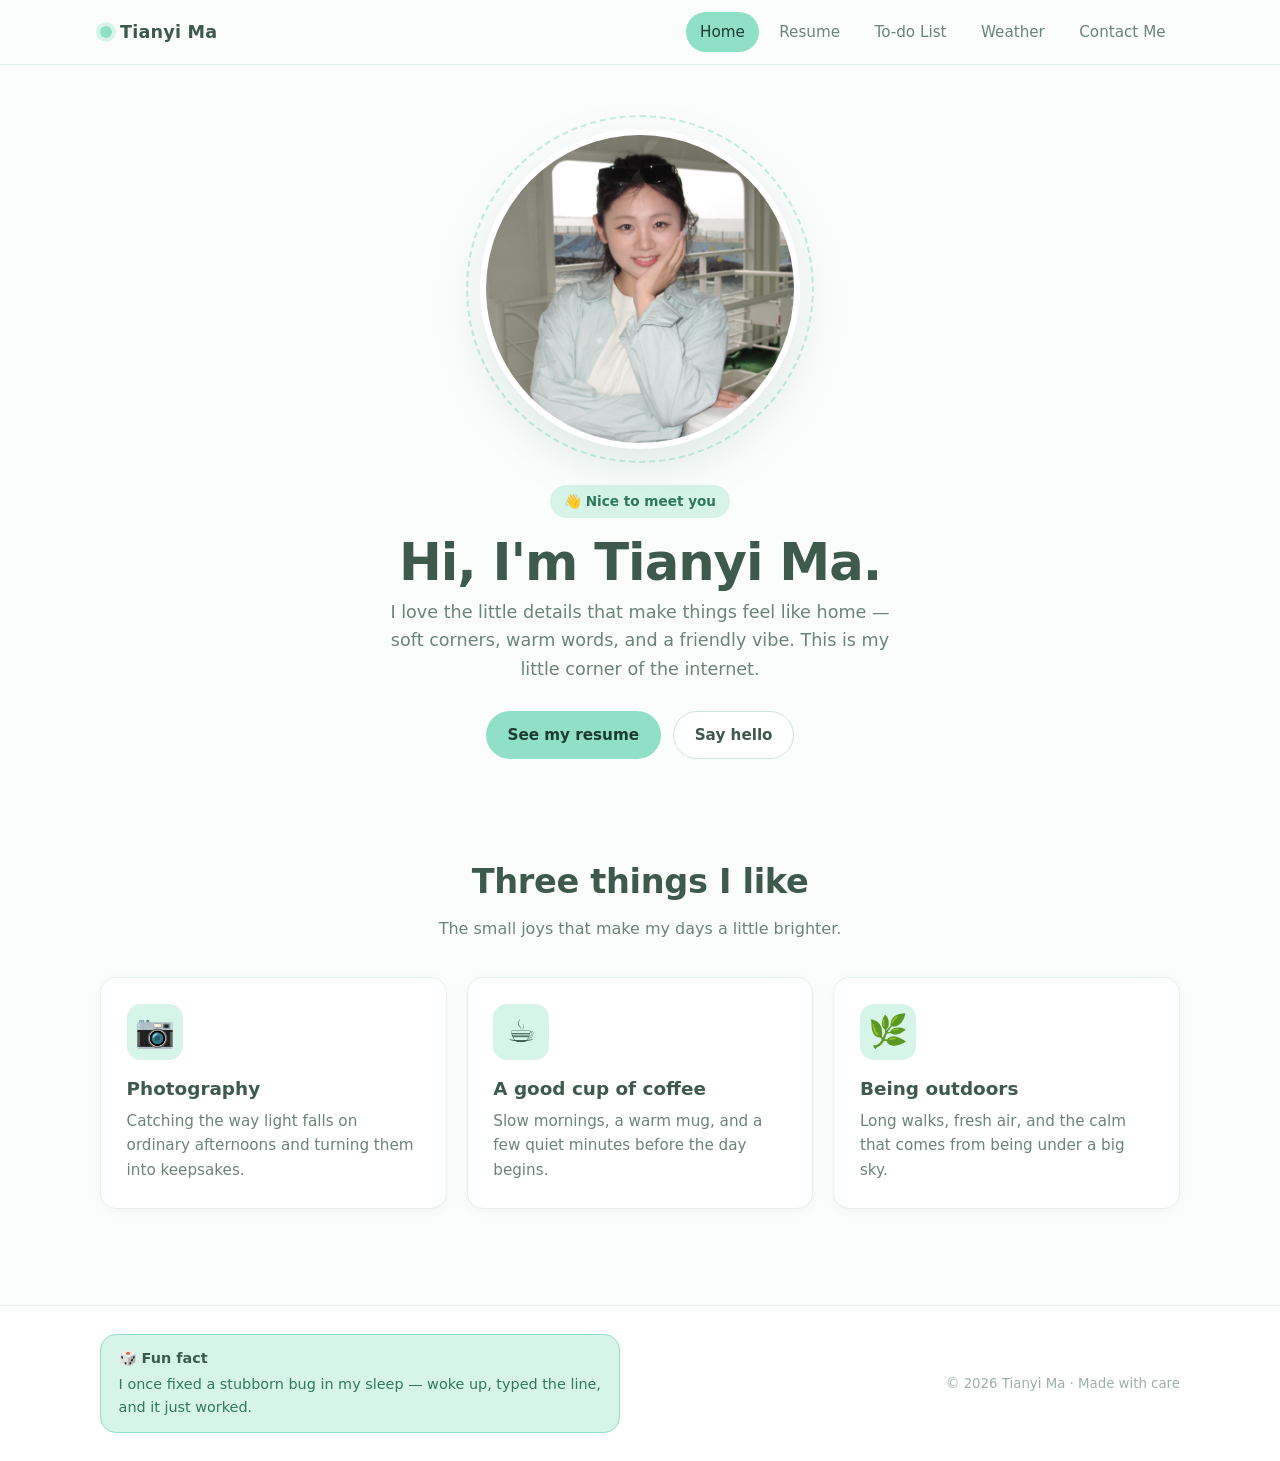
<file: index.html>
<!DOCTYPE html>
<html lang="en">
<head>
  <meta charset="UTF-8">
  <meta name="viewport" content="width=device-width, initial-scale=1.0">
  <title>Tianyi Ma — Home</title>
  <meta name="description" content="Tianyi Ma — a warm, friendly personal portfolio.">
  <link rel="stylesheet" href="styles.css">
</head>
<body>
  <header class="nav">
    <div class="container nav__inner">
      <a href="index.html" class="brand"><span class="brand__dot"></span> Tianyi Ma</a>
      <button class="nav__toggle" aria-label="Toggle menu"><span></span></button>
      <nav class="nav__links">
        <a href="index.html" class="active">Home</a>
        <a href="resume.html">Resume</a>
        <a href="projects.html">To-do List</a>
        <a href="weather.html">Weather</a>
        <a href="contact.html">Contact Me</a>
      </nav>
    </div>
  </header>

  <main class="container">
    <section class="hero">
      <div class="hero__text">
        <span class="hero__eyebrow">👋 Nice to meet you</span>
        <h1>Hi, I'm Tianyi Ma.</h1>
        <p class="hero__intro">
          I love the little details that make things feel like home — soft corners,
          warm words, and a friendly vibe. This is my little corner of the internet.
        </p>
        <div class="hero__cta">
          <a href="resume.html" class="btn btn--primary">See my resume</a>
          <a href="contact.html" class="btn btn--ghost">Say hello</a>
        </div>
      </div>
      <div class="hero__photo">
        <img src="photo.jpg" alt="Photo of Tianyi Ma">
      </div>
    </section>

    <section class="section">
      <div class="section__head">
        <h2>Three things I like</h2>
        <p>The small joys that make my days a little brighter.</p>
      </div>
      <div class="cards">
        <article class="card">
          <div class="card__emoji">📷</div>
          <h3>Photography</h3>
          <p>Catching the way light falls on ordinary afternoons and turning them into keepsakes.</p>
        </article>
        <article class="card">
          <div class="card__emoji">☕</div>
          <h3>A good cup of coffee</h3>
          <p>Slow mornings, a warm mug, and a few quiet minutes before the day begins.</p>
        </article>
        <article class="card">
          <div class="card__emoji">🌿</div>
          <h3>Being outdoors</h3>
          <p>Long walks, fresh air, and the calm that comes from being under a big sky.</p>
        </article>
      </div>
    </section>
  </main>

  <footer class="site-footer">
    <div class="container site-footer__inner">
      <div class="funfact">
        <strong>🎲 Fun fact</strong>
        I once fixed a stubborn bug in my sleep — woke up, typed the line, and it just worked.
      </div>
      <small>© <span id="year">2026</span> Tianyi Ma · Made with care</small>
    </div>
  </footer>

  <script src="main.js"></script>
</body>
</html>
</file>
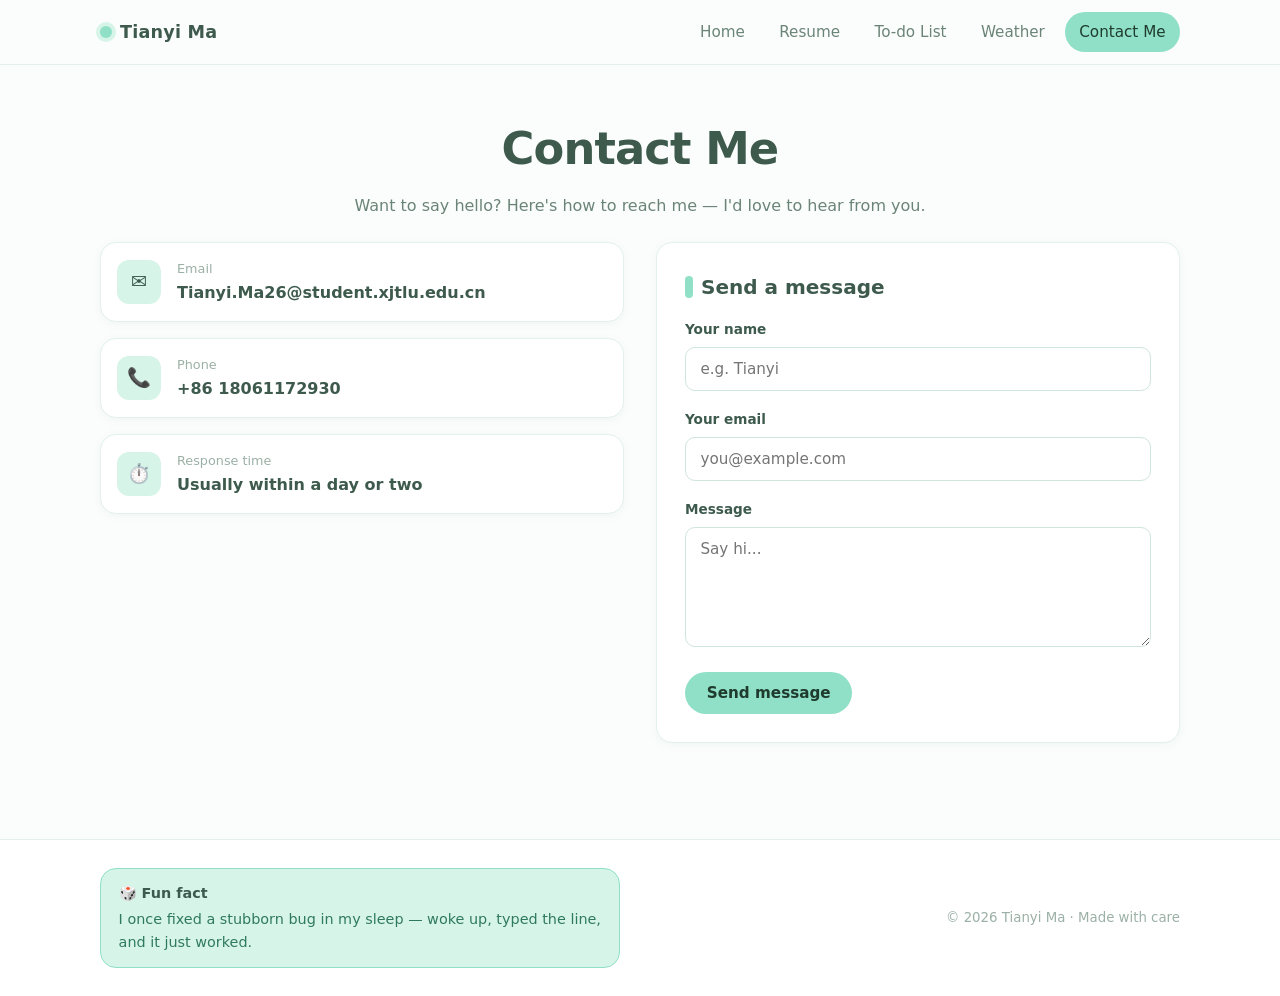
<file: contact.html>
<!DOCTYPE html>
<html lang="en">
<head>
  <meta charset="UTF-8">
  <meta name="viewport" content="width=device-width, initial-scale=1.0">
  <title>Tianyi Ma — Contact Me</title>
  <link rel="stylesheet" href="styles.css">
</head>
<body>
  <header class="nav">
    <div class="container nav__inner">
      <a href="index.html" class="brand"><span class="brand__dot"></span> Tianyi Ma</a>
      <button class="nav__toggle" aria-label="Toggle menu"><span></span></button>
      <nav class="nav__links">
        <a href="index.html">Home</a>
        <a href="resume.html">Resume</a>
        <a href="projects.html">To-do List</a>
        <a href="weather.html">Weather</a>
        <a href="contact.html" class="active">Contact Me</a>
      </nav>
    </div>
  </header>

  <main class="container">
    <div class="page-head">
      <h1>Contact Me</h1>
      <p>Want to say hello? Here's how to reach me — I'd love to hear from you.</p>
    </div>

    <div class="contact-grid">
      <div>
        <div class="contact-list">
          <div class="contact-row">
            <div class="contact-row__icon">✉️</div>
            <div>
              <div class="contact-row__label">Email</div>
              <a class="contact-row__value" href="mailto:Tianyi.Ma26@student.xjtlu.edu.cn">Tianyi.Ma26@student.xjtlu.edu.cn</a>
            </div>
          </div>
          <div class="contact-row">
            <div class="contact-row__icon">📞</div>
            <div>
              <div class="contact-row__label">Phone</div>
              <a class="contact-row__value" href="tel:+8618061172930">+86 18061172930</a>
            </div>
          </div>
          <div class="contact-row">
            <div class="contact-row__icon">⏱️</div>
            <div>
              <div class="contact-row__label">Response time</div>
              <div class="contact-row__value">Usually within a day or two</div>
            </div>
          </div>
        </div>
      </div>

      <div class="panel">
        <h2>Send a message</h2>
        <form id="contactForm">
          <div class="form-group">
            <label for="name">Your name</label>
            <input class="input" type="text" id="name" name="name" placeholder="e.g. Tianyi" required>
          </div>
          <div class="form-group">
            <label for="email">Your email</label>
            <input class="input" type="email" id="email" name="email" placeholder="you@example.com" required>
          </div>
          <div class="form-group">
            <label for="message">Message</label>
            <textarea class="textarea" id="message" name="message" placeholder="Say hi..." required></textarea>
          </div>
          <button type="submit" class="btn btn--primary">Send message</button>
          <p class="form-note" id="formNote"></p>
        </form>
      </div>
    </div>
  </main>

  <footer class="site-footer">
    <div class="container site-footer__inner">
      <div class="funfact">
        <strong>🎲 Fun fact</strong>
        I once fixed a stubborn bug in my sleep — woke up, typed the line, and it just worked.
      </div>
      <small>© <span id="year">2026</span> Tianyi Ma · Made with care</small>
    </div>
  </footer>

  <script src="main.js"></script>
</body>
</html>
</file>
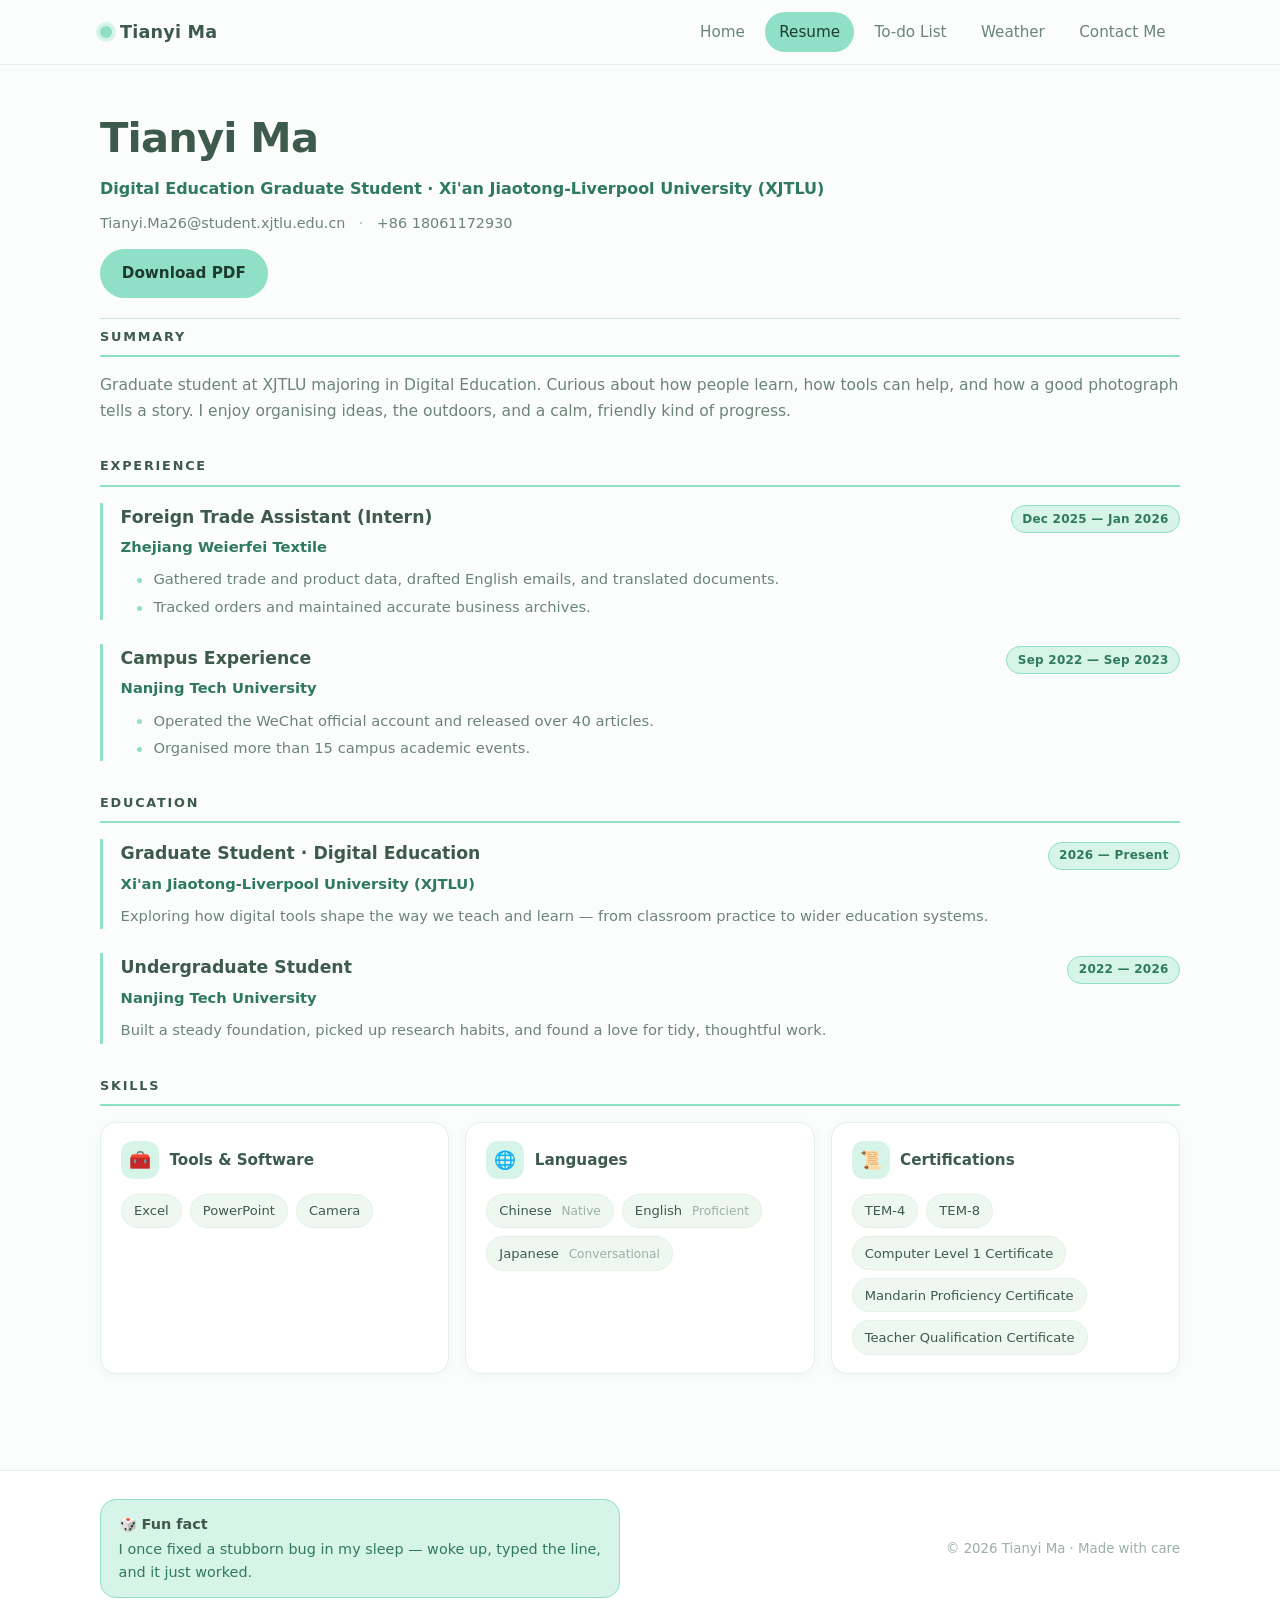
<file: resume.html>
<!DOCTYPE html>
<html lang="en">
<head>
  <meta charset="UTF-8">
  <meta name="viewport" content="width=device-width, initial-scale=1.0">
  <title>Tianyi Ma — Resume</title>
  <link rel="stylesheet" href="styles.css">
  <style media="print">
    @page { margin: 0; }
    .nav, .site-footer, .btn { display: none !important; }
    html, body { margin: 0 !important; }
    body { background: #fff; padding: 1.05cm 1.3cm 0.3cm; overflow: hidden; }
    .container { width: auto; max-width: none; }
    .resume-head { padding: 0 0 0.6rem !important; margin-bottom: 0.6rem !important; }
    .resume-head__name { margin: 0 0 0.15rem !important; font-size: 1.75rem !important; }
    .resume-head__title { margin: 0 0 0.35rem !important; font-size: 0.92rem !important; }
    .resume-head__contact { font-size: 0.85rem !important; }
    .resume-sections { padding: 0 !important; gap: 0.85rem !important; }
    .resume-section__title { margin: 0 0 0.55rem !important; padding-bottom: 0.35rem !important; }
    .resume-summary { font-size: 0.88rem !important; line-height: 1.5 !important; }
    .exp { gap: 0.7rem !important; }
    .exp__item { padding-left: 0.9rem !important; }
    .exp__role { font-size: 0.98rem !important; }
    .exp__date { font-size: 0.7rem !important; }
    .exp__org { margin: 0.15rem 0 0.4rem !important; font-size: 0.85rem !important; }
    .exp__desc { font-size: 0.85rem !important; line-height: 1.45 !important; }
    .bullets { margin-top: 0.3rem !important; }
    .bullets li { margin-bottom: 0.12rem !important; font-size: 0.85rem !important; line-height: 1.4 !important; }
    .skill-card { padding: 0.75rem 0.85rem !important; }
    .skill-card__head { margin-bottom: 0.5rem !important; }
    .skill-card__icon { width: 28px; height: 28px; font-size: 0.95rem; }
    .skill-card__name { font-size: 0.85rem !important; }
    .chips--skills { gap: 0.35rem !important; }
    .chips--skills .chip { font-size: 0.72rem !important; padding: 0.22rem 0.55rem !important; }
  </style>
</head>
<body>
  <header class="nav">
    <div class="container nav__inner">
      <a href="index.html" class="brand"><span class="brand__dot"></span> Tianyi Ma</a>
      <button class="nav__toggle" aria-label="Toggle menu"><span></span></button>
      <nav class="nav__links">
        <a href="index.html">Home</a>
        <a href="resume.html" class="active">Resume</a>
        <a href="projects.html">To-do List</a>
        <a href="weather.html">Weather</a>
        <a href="contact.html">Contact Me</a>
      </nav>
    </div>
  </header>

  <main class="container">
    <header class="resume-head">
      <h1 class="resume-head__name">Tianyi Ma</h1>
      <p class="resume-head__title">Digital Education Graduate Student · Xi'an Jiaotong-Liverpool University (XJTLU)</p>
      <p class="resume-head__contact">
        <a href="mailto:Tianyi.Ma26@student.xjtlu.edu.cn">Tianyi.Ma26@student.xjtlu.edu.cn</a>
        <span class="dot" aria-hidden="true">·</span>
        <a href="tel:+8618061172930">+86 18061172930</a>
      </p>
      <a class="btn btn--primary" href="resume.pdf" download style="margin-top:0.85rem">Download PDF</a>
    </header>

    <div class="resume-sections">
      <!-- Summary -->
      <section class="resume-section">
        <h2 class="resume-section__title">Summary</h2>
        <p class="resume-summary">
          Graduate student at XJTLU majoring in Digital Education. Curious about how people learn,
          how tools can help, and how a good photograph tells a story. I enjoy organising ideas,
          the outdoors, and a calm, friendly kind of progress.
        </p>
      </section>

      <!-- Experience -->
      <section class="resume-section">
        <h2 class="resume-section__title">Experience</h2>
        <div class="exp">
          <div class="exp__item">
            <div class="exp__head">
              <h3 class="exp__role">Foreign Trade Assistant (Intern)</h3>
              <span class="exp__date">Dec 2025 — Jan 2026</span>
            </div>
            <p class="exp__org">Zhejiang Weierfei Textile</p>
            <ul class="bullets">
              <li>Gathered trade and product data, drafted English emails, and translated documents.</li>
              <li>Tracked orders and maintained accurate business archives.</li>
            </ul>
          </div>
          <div class="exp__item">
            <div class="exp__head">
              <h3 class="exp__role">Campus Experience</h3>
              <span class="exp__date">Sep 2022 — Sep 2023</span>
            </div>
            <p class="exp__org">Nanjing Tech University</p>
            <ul class="bullets">
              <li>Operated the WeChat official account and released over 40 articles.</li>
              <li>Organised more than 15 campus academic events.</li>
            </ul>
          </div>
        </div>
      </section>

      <!-- Education -->
      <section class="resume-section">
        <h2 class="resume-section__title">Education</h2>
        <div class="exp">
          <div class="exp__item">
            <div class="exp__head">
              <h3 class="exp__role">Graduate Student · Digital Education</h3>
              <span class="exp__date">2026 — Present</span>
            </div>
            <p class="exp__org">Xi'an Jiaotong-Liverpool University (XJTLU)</p>
            <p class="exp__desc">Exploring how digital tools shape the way we teach and learn — from classroom practice to wider education systems.</p>
          </div>
          <div class="exp__item">
            <div class="exp__head">
              <h3 class="exp__role">Undergraduate Student</h3>
              <span class="exp__date">2022 — 2026</span>
            </div>
            <p class="exp__org">Nanjing Tech University</p>
            <p class="exp__desc">Built a steady foundation, picked up research habits, and found a love for tidy, thoughtful work.</p>
          </div>
        </div>
      </section>

      <!-- Skills -->
      <section class="resume-section">
        <h2 class="resume-section__title">Skills</h2>
        <div class="skills">
          <div class="skill-card">
            <div class="skill-card__head">
              <span class="skill-card__icon">🧰</span>
              <h3 class="skill-card__name">Tools &amp; Software</h3>
            </div>
            <div class="chips chips--skills">
              <span class="chip">Excel</span>
              <span class="chip">PowerPoint</span>
              <span class="chip">Camera</span>
            </div>
          </div>
          <div class="skill-card">
            <div class="skill-card__head">
              <span class="skill-card__icon">🌐</span>
              <h3 class="skill-card__name">Languages</h3>
            </div>
            <div class="chips chips--skills">
              <span class="chip">Chinese <em>Native</em></span>
              <span class="chip">English <em>Proficient</em></span>
              <span class="chip">Japanese <em>Conversational</em></span>
            </div>
          </div>
          <div class="skill-card">
            <div class="skill-card__head">
              <span class="skill-card__icon">📜</span>
              <h3 class="skill-card__name">Certifications</h3>
            </div>
            <div class="chips chips--skills">
              <span class="chip">TEM-4</span>
              <span class="chip">TEM-8</span>
              <span class="chip">Computer Level 1 Certificate</span>
              <span class="chip">Mandarin Proficiency Certificate</span>
              <span class="chip">Teacher Qualification Certificate</span>
            </div>
          </div>
        </div>
      </section>
    </div>
  </main>

  <footer class="site-footer">
    <div class="container site-footer__inner">
      <div class="funfact">
        <strong>🎲 Fun fact</strong>
        I once fixed a stubborn bug in my sleep — woke up, typed the line, and it just worked.
      </div>
      <small>© <span id="year">2026</span> Tianyi Ma · Made with care</small>
    </div>
  </footer>

  <script src="main.js"></script>
</body>
</html>
</file>
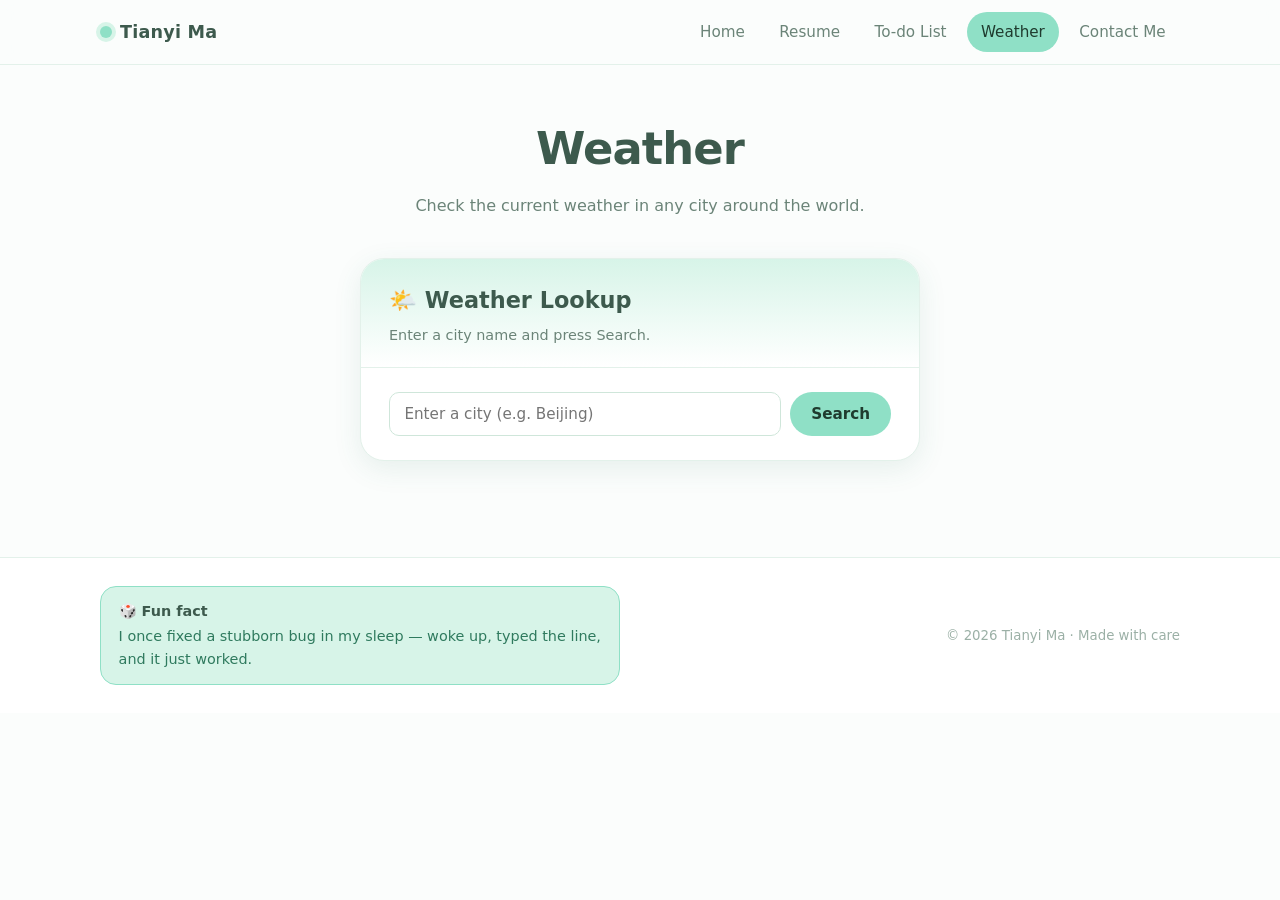
<file: weather.html>
<!DOCTYPE html>
<html lang="en">
<head>
  <meta charset="UTF-8">
  <meta name="viewport" content="width=device-width, initial-scale=1.0">
  <title>Tianyi Ma — Weather</title>
  <link rel="stylesheet" href="styles.css">
</head>
<body>
  <header class="nav">
    <div class="container nav__inner">
      <a href="index.html" class="brand"><span class="brand__dot"></span> Tianyi Ma</a>
      <button class="nav__toggle" aria-label="Toggle menu"><span></span></button>
      <nav class="nav__links">
        <a href="index.html">Home</a>
        <a href="resume.html">Resume</a>
        <a href="projects.html">To-do List</a>
        <a href="weather.html" class="active">Weather</a>
        <a href="contact.html">Contact Me</a>
      </nav>
    </div>
  </header>

  <main class="container">
    <div class="page-head">
      <h1>Weather</h1>
      <p>Check the current weather in any city around the world.</p>
    </div>

    <section class="section" style="padding-top:1rem;">
      <div class="weather">
        <div class="weather__head">
          <h2>🌤️ Weather Lookup</h2>
          <p>Enter a city name and press Search.</p>
        </div>

        <div class="weather__body">
          <div class="weather__search">
            <input class="input" type="text" id="cityInput" placeholder="Enter a city (e.g. Beijing)"
                   autocomplete="off" maxlength="60" aria-label="City name">
            <button class="btn btn--primary" id="searchBtn" type="button">Search</button>
          </div>

          <div class="weather__status" id="weatherStatus" role="status" aria-live="polite"></div>

          <div class="weather__result" id="weatherResult" hidden>
            <div class="weather__icon" id="wIcon">🌤️</div>
            <div class="weather__temp" id="wTemp">—</div>
            <div class="weather__cond" id="wCond">—</div>
            <div class="weather__city" id="wCity">—</div>
          </div>
        </div>
      </div>
    </section>
  </main>

  <footer class="site-footer">
    <div class="container site-footer__inner">
      <div class="funfact">
        <strong>🎲 Fun fact</strong>
        I once fixed a stubborn bug in my sleep — woke up, typed the line, and it just worked.
      </div>
      <small>© <span id="year">2026</span> Tianyi Ma · Made with care</small>
    </div>
  </footer>

  <script src="main.js"></script>
  <script>
  (function () {
    "use strict";

    var API = "https://uapis.cn/api/v1/misc/weather";
    // Independent geocoder used only to verify that a searched place exists.
    // Free, key-less, CORS-enabled, and supports Chinese place names.
    var GEO_API = "https://geocoding-api.open-meteo.com/v1/search";

    var input    = document.getElementById("cityInput");
    var btn      = document.getElementById("searchBtn");
    var statusEl = document.getElementById("weatherStatus");
    var resultEl = document.getElementById("weatherResult");
    var iconEl   = document.getElementById("wIcon");
    var tempEl   = document.getElementById("wTemp");
    var condEl   = document.getElementById("wCond");
    var cityEl   = document.getElementById("wCity");

    /* Map the API's weather_icon code to a matching emoji. */
    function iconFor(code) {
      var n = parseInt(code, 10);
      if (isNaN(n)) return "🌤️";
      if (n === 100) return "☀️";                       // clear
      if (n === 104) return "☁️";                       // overcast
      if (n >= 150 && n <= 153) return "🌙";            // clear / cloudy night
      if (n === 300 || n === 301) return "🌦️";          // shower
      if (n === 302 || n === 303 || n === 304) return "⛈️"; // thunder
      if (n >= 305 && n <= 399) return "🌧️";            // rain
      if (n === 404 || n === 405) return "🌨️";          // sleet
      if (n >= 400 && n <= 499) return "❄️";            // snow
      if (n === 503 || n === 504 || n === 507 || n === 508) return "🌪️"; // sand/dust
      if (n >= 500 && n <= 515) return "🌫️";            // fog / haze
      if (n === 900) return "🌡️";                       // hot
      if (n === 901) return "🥶";                       // cold
      return "⛅";                                      // 101,102,103 + default
    }

    function showStatus(msg, isErr) {
      statusEl.textContent = msg;
      statusEl.classList.add("show");
      statusEl.classList.toggle("is-error", !!isErr);
    }

    /* Normalise a place name for comparison: lowercase, keep letters/numbers,
       collapse everything else to single spaces (CJK-safe). */
    function normName(s) {
      return String(s || "").toLowerCase()
        .replace(/[^\p{L}\p{N}]+/gu, " ")
        .trim();
    }

    /* Whether the searched name and a returned name can plausibly refer to
       the same place: exact match, or a word-boundary prefix such as
       "New York City" -> "New York". */
    function nameMatches(query, name) {
      var a = normName(query);
      var b = normName(name);
      if (!a || !b) return false;
      if (a === b) return true;
      return a.indexOf(b + " ") === 0 || b.indexOf(a + " ") === 0;
    }

    function hasCJK(s) {
      return /[\u3400-\u9fff\uf900-\ufaff]/.test(String(s || ""));
    }

    /* The weather API sometimes answers 200 OK with a placeholder instead of
       a real city name: "Unknown", or an adcode-like string such as
       "CN-810013". Never treat those as real places. */
    function isRealCityName(name) {
      if (typeof name !== "string") return false;
      var n = name.trim();
      if (!n || /unknown/i.test(n)) return false;
      if (/\d/.test(n)) return false; // codes like CN-810013 / 110000
      return true;
    }

    /* Independently confirm the searched place exists. The weather API
       occasionally echoes a bogus query straight back as the "city", so its
       own response is not sufficient proof. */
    async function placeExists(query) {
      var lang = hasCJK(query) ? "zh" : "en";
      var url = GEO_API + "?name=" + encodeURIComponent(query) +
                "&count=5&language=" + lang;
      var res = await fetch(url);
      if (!res.ok) throw new Error("geocoder failed");
      var data = await res.json();
      var results = (data && data.results) || [];
      return results.some(function (p) { return nameMatches(query, p.name); });
    }

    function clearResult() {
      iconEl.textContent = "🌤️";
      tempEl.textContent = "—";
      condEl.textContent = "—";
      cityEl.textContent = "—";
      resultEl.hidden = true;
    }

    function render(data) {
      iconEl.textContent = iconFor(data.weather_icon);
      tempEl.textContent = Math.round(Number(data.temperature)) + "°C";
      condEl.textContent = data.weather || "";
      var place = data.city || "";
      if (data.province && data.province !== data.city) place += ", " + data.province;
      cityEl.textContent = place;
      resultEl.hidden = false;
    }

    async function search() {
      var city = input.value.trim();

      // Empty box — don't call the API.
      if (!city) {
        clearResult();
        showStatus("Enter a city first.", true);
        input.focus();
        return;
      }

      clearResult();
      showStatus("Loading…", false);
      btn.disabled = true;

      try {
        var res = await fetch(API + "?city=" + encodeURIComponent(city) + "&lang=en");
        var data = null;
        try { data = await res.json(); } catch (e) { data = null; }

        // Explicit "no such place" (404 LOCATION_NOT_FOUND) and rejected
        // city names (400 INVALID_PARAMETER).
        if (res.status === 404 ||
            (data && (data.error === "LOCATION_NOT_FOUND" ||
                      data.code === "INVALID_PARAMETER"))) {
          showStatus("Couldn't find that city — check the spelling.", true);
          return;
        }
        if (!res.ok || !data) {
          showStatus("Couldn't load the weather — please try again.", true);
          return;
        }

        // Payload validation — the API may return 200 with placeholder data.
        var temp = Number(data.temperature);
        if (!isRealCityName(data.city) ||
            typeof data.weather !== "string" || !data.weather.trim() ||
            !isFinite(temp)) {
          showStatus("Couldn't find that city — check the spelling.", true);
          return;
        }

        // The returned place must correspond to what was actually searched.
        // For Chinese-script queries the en-language API answers with the
        // English name, so the geocoder step below performs that check.
        if (!hasCJK(city) &&
            !nameMatches(city, data.city) &&
            !(data.province && nameMatches(city, data.province))) {
          showStatus("Couldn't find that city — check the spelling.", true);
          return;
        }

        // Independent existence check, so a fabricated/echoed city name with
        // invented weather can never be displayed.
        var exists;
        try {
          exists = await placeExists(city);
        } catch (e) {
          // Can't verify truthfulness — do not show anything as fact.
          showStatus("Couldn't load the weather — please try again.", true);
          return;
        }
        if (!exists) {
          showStatus("Couldn't find that city — check the spelling.", true);
          return;
        }

        statusEl.classList.remove("show");
        render(data);
      } catch (e) {
        showStatus("Couldn't load the weather — please try again.", true);
      } finally {
        btn.disabled = false;
      }
    }

    btn.addEventListener("click", search);
    input.addEventListener("keydown", function (e) {
      if (e.key === "Enter") { e.preventDefault(); search(); }
    });
  })();
  </script>
</body>
</html>
</file>
<file: styles.css>
/* =========================================================
   Tianyi Ma — Personal Portfolio
   Palette: pale mint greens (light, airy)
   ========================================================= */

:root {
  /* Brand */
  --primary: #8fe0c6;        /* pale mint */
  --primary-hover: #5dd9b3;  /* the previous primary, now hover */
  --primary-ink: #2f7a5e;    /* readable on light bg */

  /* Soft accents */
  --accent-soft: #d7f4e8;    /* almost-white mint */
  --accent: #bfefdd;

  /* Surfaces */
  --bg: #fbfdfc;             /* near-white mint */
  --surface: #ffffff;
  --surface-2: #eef8f1;      /* faint mint surface */

  /* Ink */
  --ink: #3d5a4d;            /* soft dark green-grey */
  --ink-soft: #6b8478;
  --ink-faint: #9bb0a6;

  /* Lines */
  --line: #e3f1ea;
  --line-strong: #cfe6da;

  /* Effects */
  --radius-sm: 10px;
  --radius: 16px;
  --radius-lg: 24px;
  --radius-pill: 999px;
  --shadow-sm: 0 2px 10px rgba(47, 122, 94, 0.06);
  --shadow: 0 8px 28px rgba(47, 122, 94, 0.10);
  --shadow-lg: 0 18px 50px rgba(47, 122, 94, 0.14);
  --ring: 0 0 0 4px rgba(143, 224, 198, 0.45);

  --font: "Segoe UI", system-ui, -apple-system, "Helvetica Neue", Arial, sans-serif;
}

/* ---------- Reset ---------- */
*, *::before, *::after { box-sizing: border-box; }
html { -webkit-text-size-adjust: 100%; }
body {
  margin: 0;
  font-family: var(--font);
  color: var(--ink);
  background: var(--bg);
  line-height: 1.6;
  font-size: 16px;
}
img { max-width: 100%; display: block; }
a { color: var(--primary-ink); text-decoration: none; }
a:hover { color: var(--primary-hover); }
ul { margin: 0; padding: 0; list-style: none; }
button { font-family: inherit; }

.container {
  width: min(1080px, 92vw);
  margin-inline: auto;
}

/* ---------- Nav ---------- */
.nav {
  position: sticky;
  top: 0;
  z-index: 50;
  background: rgba(251, 253, 252, 0.85);
  backdrop-filter: saturate(140%) blur(12px);
  border-bottom: 1px solid var(--line);
}
.nav__inner {
  display: flex;
  align-items: center;
  justify-content: space-between;
  gap: 1rem;
  height: 64px;
}
.brand {
  font-weight: 700;
  font-size: 1.1rem;
  letter-spacing: 0.2px;
  color: var(--ink);
  display: inline-flex;
  align-items: center;
  gap: 0.5rem;
}
.brand__dot {
  width: 12px; height: 12px; border-radius: 50%;
  background: var(--primary);
  box-shadow: 0 0 0 4px var(--accent-soft);
}
.nav__links {
  display: flex;
  align-items: center;
  gap: 0.35rem;
}
.nav__links a {
  padding: 0.5rem 0.9rem;
  border-radius: var(--radius-pill);
  color: var(--ink-soft);
  font-weight: 500;
  font-size: 0.95rem;
  transition: background 0.15s, color 0.15s;
}
.nav__links a:hover { background: var(--accent-soft); color: var(--ink); }
.nav__links a.active {
  background: var(--primary);
  color: #1f3b2e;
}
.nav__toggle {
  display: none;
  width: 44px; height: 44px;
  border: 1px solid var(--line-strong);
  background: var(--surface);
  border-radius: var(--radius-sm);
  cursor: pointer;
  position: relative;
}
.nav__toggle span,
.nav__toggle span::before,
.nav__toggle span::after {
  content: "";
  position: absolute;
  left: 50%; top: 50%;
  width: 18px; height: 2px;
  background: var(--ink);
  transform: translate(-50%, -50%);
}
.nav__toggle span::before { transform: translate(-50%, -7px); }
.nav__toggle span::after  { transform: translate(-50%, 7px); }

/* ---------- Buttons ---------- */
.btn {
  display: inline-flex;
  align-items: center;
  justify-content: center;
  gap: 0.5rem;
  padding: 0.7rem 1.3rem;
  border-radius: var(--radius-pill);
  border: 1px solid transparent;
  font-weight: 600;
  font-size: 0.95rem;
  cursor: pointer;
  transition: transform 0.12s ease, background 0.15s, box-shadow 0.15s;
}
.btn:active { transform: translateY(1px); }
.btn--primary {
  background: var(--primary);
  color: #1f3b2e;
}
.btn--primary:hover { background: var(--primary-hover); color: #fff; }
.btn--ghost {
  background: var(--surface);
  border-color: var(--line-strong);
  color: var(--ink);
}
.btn--ghost:hover { background: var(--accent-soft); }

/* ---------- Hero ---------- */
.hero {
  display: grid;
  grid-template-columns: 1fr;
  justify-items: center;
  text-align: center;
  gap: 2.25rem;
  padding: 4rem 0 3rem;
  max-width: 640px;
  margin-inline: auto;
}
.hero__eyebrow {
  display: inline-flex;
  align-items: center;
  gap: 0.5rem;
  background: var(--accent-soft);
  color: var(--primary-ink);
  padding: 0.35rem 0.85rem;
  border-radius: var(--radius-pill);
  font-size: 0.85rem;
  font-weight: 600;
}
.hero h1 {
  font-size: clamp(2.2rem, 5vw, 3.2rem);
  line-height: 1.1;
  margin: 1rem 0 0.5rem;
  color: var(--ink);
  letter-spacing: -0.02em;
}
.hero__intro {
  font-size: 1.1rem;
  color: var(--ink-soft);
  max-width: 46ch;
  margin: 0 auto 1.75rem;
}
.hero__cta { display: flex; gap: 0.75rem; flex-wrap: wrap; justify-content: center; }
.hero__photo {
  position: relative;
  justify-self: center;
  order: -1;
}
.hero__photo img {
  width: 320px;
  height: 320px;
  object-fit: cover;
  border-radius: 50%;
  box-shadow: var(--shadow-lg);
  border: 6px solid #fff;
  background: var(--accent-soft);
}
.hero__photo::after {
  content: "";
  position: absolute;
  inset: -14px;
  border-radius: 50%;
  border: 2px dashed var(--primary);
  opacity: 0.5;
  z-index: -1;
}

/* ---------- Section ---------- */
.section { padding: 3rem 0; }
.section__head {
  text-align: center;
  margin-bottom: 2.25rem;
}
.section__head h2 {
  font-size: clamp(1.6rem, 3.5vw, 2.1rem);
  margin: 0 0 0.4rem;
  color: var(--ink);
  letter-spacing: -0.01em;
}
.section__head p { color: var(--ink-soft); margin: 0; }

/* ---------- Cards / likes ---------- */
.cards {
  display: grid;
  grid-template-columns: repeat(3, 1fr);
  gap: 1.25rem;
}
.card {
  background: var(--surface);
  border: 1px solid var(--line);
  border-radius: var(--radius);
  padding: 1.6rem;
  box-shadow: var(--shadow-sm);
  transition: transform 0.15s ease, box-shadow 0.15s ease;
}
.card:hover { transform: translateY(-4px); box-shadow: var(--shadow); }
.card__emoji {
  font-size: 2rem;
  width: 56px; height: 56px;
  display: grid; place-items: center;
  background: var(--accent-soft);
  border-radius: 14px;
  margin-bottom: 0.9rem;
}
.card h3 { margin: 0 0 0.35rem; color: var(--ink); font-size: 1.15rem; }
.card p { margin: 0; color: var(--ink-soft); font-size: 0.95rem; }

/* ---------- Page header (sub pages) ---------- */
.page-head {
  padding: 3rem 0 1.5rem;
  text-align: center;
}
.page-head h1 {
  font-size: clamp(2rem, 4.5vw, 2.8rem);
  margin: 0 0 0.5rem;
  color: var(--ink);
  letter-spacing: -0.02em;
}
.page-head p { color: var(--ink-soft); margin: 0; }

/* ---------- Resume ---------- */
.resume-grid {
  display: grid;
  grid-template-columns: 1.6fr 1fr;
  gap: 2rem;
  padding-bottom: 3rem;
}
.resume-sections {
  display: flex;
  flex-direction: column;
  gap: 2rem;
  padding-bottom: 3rem;
}
.resume-head {
  padding: 2.5rem 0 1.25rem;
  border-bottom: 1px solid var(--line-strong);
  margin-bottom: 0.5rem;
}
.resume-head__name {
  margin: 0 0 0.3rem;
  font-size: clamp(1.9rem, 4vw, 2.6rem);
  letter-spacing: -0.02em;
  color: var(--ink);
  font-weight: 700;
}
.resume-head__title {
  margin: 0 0 0.65rem;
  color: var(--primary-ink);
  font-weight: 600;
  font-size: 1rem;
}
.resume-head__contact { margin: 0; color: var(--ink-soft); font-size: 0.9rem; }
.resume-head__contact a { color: var(--ink-soft); text-decoration: none; }
.resume-head__contact a:hover { color: var(--primary-hover); }
.resume-head__contact .dot { margin: 0 0.55rem; color: var(--ink-faint); }
.resume-section__title {
  font-size: 0.8rem;
  font-weight: 700;
  letter-spacing: 0.14em;
  text-transform: uppercase;
  color: var(--ink);
  margin: 0 0 1rem;
  padding-bottom: 0.5rem;
  border-bottom: 2px solid var(--primary);
}
.resume-summary { margin: 0; color: var(--ink-soft); font-size: 0.97rem; line-height: 1.65; }
.exp { display: flex; flex-direction: column; gap: 1.5rem; }
.exp__item {
  border-left: 3px solid var(--primary);
  padding: 0.05rem 0 0.1rem 1.1rem;
  transition: border-color 0.18s;
}
.exp__item:hover { border-left-color: var(--primary-hover); }
.exp__head { display: flex; justify-content: space-between; gap: 1rem; align-items: baseline; flex-wrap: wrap; margin-bottom: 0.15rem; }
.exp__role { margin: 0; font-size: 1.08rem; color: var(--ink); font-weight: 700; }
.exp__date {
  font-size: 0.75rem; font-weight: 700; color: var(--primary-ink);
  background: var(--accent-soft); border: 1px solid var(--primary);
  padding: 0.2rem 0.65rem; border-radius: var(--radius-pill);
  white-space: nowrap; letter-spacing: 0.02em;
}
.exp__org { margin: 0 0 0.6rem; color: var(--primary-ink); font-size: 0.92rem; font-weight: 600; }
.exp__desc { margin: 0.2rem 0 0; color: var(--ink-soft); font-size: 0.92rem; line-height: 1.55; }
/* Skills — card grid */
.skills {
  display: grid;
  grid-template-columns: repeat(auto-fit, minmax(220px, 1fr));
  gap: 1rem;
}
.skill-card {
  background: var(--surface);
  border: 1px solid var(--line);
  border-radius: var(--radius);
  padding: 1.15rem 1.25rem;
  box-shadow: var(--shadow-sm);
  transition: transform 0.18s ease, box-shadow 0.18s ease, border-color 0.18s;
}
.skill-card:hover {
  transform: translateY(-3px);
  box-shadow: var(--shadow);
  border-color: var(--primary);
}
.skill-card__head {
  display: flex;
  align-items: center;
  gap: 0.65rem;
  margin-bottom: 0.9rem;
}
.skill-card__icon {
  width: 38px; height: 38px;
  display: grid; place-items: center;
  background: var(--accent-soft);
  border-radius: 12px;
  font-size: 1.1rem;
  flex-shrink: 0;
}
.skill-card__name {
  margin: 0;
  font-size: 0.95rem;
  font-weight: 600;
  color: var(--ink);
}
.chips--skills { display: flex; flex-wrap: wrap; gap: 0.45rem; }
.chips--skills .chip {
  font-size: 0.82rem;
  padding: 0.35rem 0.75rem;
  transition: background 0.15s, color 0.15s, border-color 0.15s, transform 0.15s;
}
.chips--skills .chip:hover {
  background: var(--primary);
  color: #1f3b2e;
  border-color: var(--primary);
  transform: translateY(-1px);
}
.chips--skills .chip em {
  font-style: normal;
  color: var(--ink-faint);
  font-size: 0.76rem;
  margin-left: 0.35rem;
}
.chips--skills .chip:hover em { color: #2f5b4a; }
.panel {
  background: var(--surface);
  border: 1px solid var(--line);
  border-radius: var(--radius);
  padding: 1.75rem;
  box-shadow: var(--shadow-sm);
}
.panel h2 {
  font-size: 1.25rem;
  margin: 0 0 1rem;
  color: var(--ink);
  display: flex; align-items: center; gap: 0.5rem;
}
.panel h2::before {
  content: "";
  width: 8px; height: 22px;
  background: var(--primary);
  border-radius: 4px;
}
.timeline { position: relative; padding-left: 1.25rem; }
.timeline::before {
  content: "";
  position: absolute;
  left: 5px; top: 6px; bottom: 6px;
  width: 2px; background: var(--line-strong);
}
.timeline__item { position: relative; padding-bottom: 1.5rem; }
.timeline__item:last-child { padding-bottom: 0; }
.timeline__item::before {
  content: "";
  position: absolute;
  left: -1.25rem; top: 4px;
  width: 12px; height: 12px;
  background: var(--surface);
  border: 2px solid var(--primary);
  border-radius: 50%;
}
.timeline__date {
  font-size: 0.8rem;
  font-weight: 600;
  color: var(--primary-ink);
  background: var(--accent-soft);
  padding: 0.15rem 0.6rem;
  border-radius: var(--radius-pill);
  display: inline-block;
  margin-bottom: 0.35rem;
}
.timeline__item h3 { margin: 0 0 0.25rem; font-size: 1.05rem; color: var(--ink); }
.timeline__item .sub { color: var(--ink-soft); font-size: 0.9rem; margin: 0 0 0.4rem; }
.timeline__item p { margin: 0; color: var(--ink-soft); font-size: 0.92rem; }
.chips { display: flex; flex-wrap: wrap; gap: 0.5rem; }
.chip {
  background: var(--surface-2);
  color: var(--ink);
  border: 1px solid var(--line);
  padding: 0.35rem 0.85rem;
  border-radius: var(--radius-pill);
  font-size: 0.85rem;
  font-weight: 500;
}
.sidebar-list { display: flex; flex-direction: column; gap: 1.5rem; }

/* ---------- Resume (stacked sections) ---------- */
.resume-stack {
  display: flex;
  flex-direction: column;
  gap: 1.5rem;
  padding-bottom: 3rem;
}
.summary-text {
  margin: 0;
  color: var(--ink-soft);
  font-size: 1rem;
  line-height: 1.7;
}
.bullets {
  margin: 0.4rem 0 0;
  padding-left: 1.25rem;
  color: var(--ink-soft);
  font-size: 0.92rem;
  line-height: 1.6;
}
.bullets li { margin-bottom: 0.3rem; }
.bullets li::marker { color: var(--primary); }
.skill-group + .skill-group { margin-top: 1.25rem; }
.skill-group h3 {
  margin: 0 0 0.6rem;
  font-size: 0.95rem;
  color: var(--ink);
  font-weight: 600;
}
.skill-group + .skill-group { margin-top: 1.15rem; }
.skill-group__label {
  margin: 0 0 0.5rem;
  font-size: 0.78rem;
  font-weight: 700;
  letter-spacing: 0.04em;
  text-transform: uppercase;
  color: var(--ink-faint);
}
.bullets { margin: 0.4rem 0 0; padding: 0 0 0 1.05rem; list-style: none; }
.bullets li {
  position: relative;
  margin-bottom: 0.35rem;
  padding-left: 1rem;
  color: var(--ink-soft);
  font-size: 0.92rem;
  line-height: 1.5;
}
.bullets li:last-child { margin-bottom: 0; }
.bullets li::before {
  content: "";
  position: absolute;
  left: 0; top: 0.62rem;
  width: 5px; height: 5px;
  background: var(--primary);
  border-radius: 50%;
}

/* ---------- Contact ---------- */
.contact-grid {
  display: grid;
  grid-template-columns: 1fr 1fr;
  gap: 2rem;
  padding-bottom: 3rem;
}
.contact-list { display: flex; flex-direction: column; gap: 1rem; }
.contact-row {
  display: flex; align-items: center; gap: 1rem;
  padding: 1rem;
  background: var(--surface);
  border: 1px solid var(--line);
  border-radius: var(--radius);
  box-shadow: var(--shadow-sm);
}
.contact-row__icon {
  width: 44px; height: 44px;
  display: grid; place-items: center;
  background: var(--accent-soft);
  border-radius: 12px;
  font-size: 1.2rem;
}
.contact-row__label { font-size: 0.8rem; color: var(--ink-faint); }
.contact-row__value { font-weight: 600; color: var(--ink); }
.form-group { margin-bottom: 1.1rem; }
.form-group label {
  display: block;
  font-size: 0.85rem;
  font-weight: 600;
  margin-bottom: 0.4rem;
  color: var(--ink);
}
.input, .textarea {
  width: 100%;
  padding: 0.75rem 0.9rem;
  border: 1px solid var(--line-strong);
  border-radius: var(--radius-sm);
  background: var(--surface);
  color: var(--ink);
  font-size: 0.95rem;
  font-family: inherit;
  transition: border 0.15s, box-shadow 0.15s;
}
.input:focus, .textarea:focus {
  outline: none;
  border-color: var(--primary);
  box-shadow: var(--ring);
}
.textarea { min-height: 120px; resize: vertical; }
.form-note {
  margin: 0.75rem 0 0;
  padding: 0.7rem 0.9rem;
  background: var(--accent-soft);
  border: 1px solid var(--primary);
  border-radius: var(--radius-sm);
  color: var(--primary-ink);
  font-size: 0.9rem;
  display: none;
}
.form-note.show { display: block; }

/* =========================================================
   To-Do List App (Projects page)
   ========================================================= */
.todo {
  background: var(--surface);
  border: 1px solid var(--line);
  border-radius: var(--radius-lg);
  box-shadow: var(--shadow);
  overflow: hidden;
  max-width: 720px;
  margin: 0 auto;
}
.todo__head {
  padding: 1.5rem 1.75rem 1.25rem;
  background: linear-gradient(180deg, var(--accent-soft), var(--surface));
  border-bottom: 1px solid var(--line);
}
.todo__head h2 {
  margin: 0;
  font-size: 1.4rem;
  color: var(--ink);
  display: flex; align-items: center; gap: 0.6rem;
}
.todo__head p { margin: 0.3rem 0 0; color: var(--ink-soft); font-size: 0.9rem; }

.todo__body { padding: 1.5rem 1.75rem; }

/* Calendar */
.cal {
  background: var(--surface-2);
  border: 1px solid var(--line);
  border-radius: var(--radius);
  padding: 1rem;
  margin-bottom: 1.25rem;
}
.cal__top {
  display: flex; align-items: center; justify-content: space-between;
  margin-bottom: 0.75rem;
}
.cal__month { font-weight: 700; color: var(--ink); font-size: 1rem; }
.cal__nav {
  display: flex; gap: 0.4rem;
}
.cal__btn {
  width: 34px; height: 34px;
  border: 1px solid var(--line-strong);
  background: var(--surface);
  border-radius: 9px;
  cursor: pointer;
  color: var(--ink);
  font-size: 1rem;
  line-height: 1;
  display: grid; place-items: center;
  transition: background 0.15s, transform 0.1s;
}
.cal__btn:hover { background: var(--accent-soft); }
.cal__btn:active { transform: scale(0.94); }
.cal__weekdays {
  display: grid;
  grid-template-columns: repeat(7, 1fr);
  text-align: center;
  margin-bottom: 0.4rem;
}
.cal__weekdays span {
  font-size: 0.72rem;
  font-weight: 700;
  color: var(--ink-faint);
  text-transform: uppercase;
  letter-spacing: 0.04em;
}
.cal__grid {
  display: grid;
  grid-template-columns: repeat(7, 1fr);
  gap: 4px;
}
.cal__day {
  aspect-ratio: 1 / 1;
  border: 1px solid transparent;
  background: var(--surface);
  border-radius: 9px;
  font-size: 0.85rem;
  color: var(--ink);
  cursor: pointer;
  display: grid; place-items: center;
  transition: background 0.12s, color 0.12s, border-color 0.12s;
}
.cal__day:hover { background: var(--accent-soft); }
.cal__day.is-other { color: var(--ink-faint); background: transparent; }
.cal__day.is-today { border-color: var(--primary); color: var(--primary-ink); font-weight: 700; }
.cal__day.is-selected {
  background: var(--primary);
  color: #1f3b2e;
  font-weight: 700;
  border-color: var(--primary);
}
.cal__day.is-selected.is-today { box-shadow: 0 0 0 2px #fff inset; }

/* Add row */
.todo__add {
  display: flex;
  gap: 0.6rem;
  margin-bottom: 1.25rem;
}
.todo__add .input { flex: 1; }
.todo__add .btn { flex-shrink: 0; padding: 0.7rem 1.25rem; }
.todo__selected-date {
  font-size: 0.8rem;
  color: var(--ink-soft);
  margin-bottom: 0.6rem;
}
.todo__selected-date strong { color: var(--primary-ink); }

/* List */
.todo__list { display: flex; flex-direction: column; gap: 0.55rem; }
.todo__item {
  display: flex;
  align-items: center;
  gap: 0.85rem;
  padding: 0.8rem 0.9rem;
  background: var(--surface-2);
  border: 1px solid var(--line);
  border-radius: var(--radius-sm);
  transition: background 0.15s, opacity 0.2s;
}
.todo__item:hover { background: var(--accent-soft); }
.todo__check {
  flex-shrink: 0;
  width: 24px; height: 24px;
  border: 2px solid var(--line-strong);
  border-radius: 7px;
  background: var(--surface);
  cursor: pointer;
  display: grid; place-items: center;
  transition: background 0.15s, border-color 0.15s;
}
.todo__check:hover { border-color: var(--primary); }
.todo__check svg { opacity: 0; transform: scale(0.6); transition: opacity 0.15s, transform 0.15s; }
.todo__item.done .todo__check {
  background: var(--primary);
  border-color: var(--primary);
}
.todo__item.done .todo__check svg { opacity: 1; transform: scale(1); }
.todo__text {
  flex: 1;
  font-size: 0.95rem;
  color: var(--ink);
  word-break: break-word;
}
.todo__item.done .todo__text {
  text-decoration: line-through;
  color: var(--ink-faint);
}
.todo__date {
  flex-shrink: 0;
  font-size: 0.72rem;
  font-weight: 600;
  color: var(--primary-ink);
  background: var(--surface);
  border: 1px solid var(--line-strong);
  padding: 0.2rem 0.55rem;
  border-radius: var(--radius-pill);
  white-space: nowrap;
}
.todo__item.done .todo__date { opacity: 0.6; }
.todo__del {
  flex-shrink: 0;
  width: 30px; height: 30px;
  border: none;
  background: transparent;
  color: var(--ink-faint);
  border-radius: 8px;
  cursor: pointer;
  font-size: 1.1rem;
  line-height: 1;
  display: grid; place-items: center;
  transition: background 0.15s, color 0.15s;
}
.todo__del:hover { background: #fde2e2; color: #c0392b; }

.todo__empty {
  text-align: center;
  padding: 2rem 1rem;
  color: var(--ink-faint);
  font-size: 0.95rem;
}
.todo__empty span { font-size: 2rem; display: block; margin-bottom: 0.4rem; }

.todo__footer {
  display: flex; align-items: center; justify-content: space-between;
  gap: 0.75rem;
  margin-top: 1.25rem;
  padding-top: 1rem;
  border-top: 1px solid var(--line);
  font-size: 0.82rem;
  color: var(--ink-soft);
}
.todo__clear {
  border: none;
  background: transparent;
  color: var(--ink-faint);
  cursor: pointer;
  font-size: 0.82rem;
  text-decoration: underline;
}
.todo__clear:hover { color: #c0392b; }

/* Priority picker */
.todo__prio {
  display: flex;
  align-items: center;
  gap: 0.4rem;
  flex-wrap: wrap;
  margin-bottom: 1.25rem;
}
.todo__prio-label {
  font-size: 0.82rem;
  font-weight: 600;
  color: var(--ink-soft);
  margin-right: 0.15rem;
}
.prio-pill {
  display: inline-flex;
  align-items: center;
  gap: 0.3rem;
  padding: 0.3rem 0.75rem;
  border: 1px solid var(--line-strong);
  background: var(--surface);
  border-radius: var(--radius-pill);
  font-size: 0.82rem;
  font-weight: 600;
  color: var(--ink-soft);
  cursor: pointer;
  transition: background 0.15s, color 0.15s, border-color 0.15s, transform 0.1s;
}
.prio-pill:active { transform: scale(0.96); }
.prio-pill.is-on { color: #1f3b2e; }
.prio--low.is-on    { background: #e3f6e9; border-color: #7fd0a0; }
.prio--medium.is-on { background: #fdf3d7; border-color: #e6c25a; }
.prio--high.is-on   { background: #fde2e2; border-color: #ee8a8a; }

/* Priority badge on a list item */
.todo__prio-badge {
  flex-shrink: 0;
  width: 26px; height: 26px;
  display: grid; place-items: center;
  font-size: 0.9rem;
  border-radius: 50%;
  background: var(--surface);
  border: 1px solid var(--line);
}
.todo__item .todo__prio-badge.prio--low    { background: #e3f6e9; }
.todo__item .todo__prio-badge.prio--medium { background: #fdf3d7; }
.todo__item .todo__prio-badge.prio--high   { background: #fde2e2; }
.todo__item.done .todo__prio-badge { opacity: 0.6; }

/* Inline edit */
.todo__text { cursor: text; border-radius: 6px; }
.todo__text:hover { text-decoration: underline dotted var(--primary-hover); text-underline-offset: 3px; }
.todo__edit {
  flex: 1;
  font-size: 0.95rem;
  font-family: inherit;
  color: var(--ink);
  padding: 0.3rem 0.5rem;
  border: 1px solid var(--primary);
  border-radius: var(--radius-sm);
  background: var(--surface);
  outline: none;
  box-shadow: var(--ring);
}

/* Search box */
.todo__search {
  position: relative;
  margin-bottom: 1.25rem;
}
.todo__search-icon {
  position: absolute;
  left: 0.85rem;
  top: 50%;
  transform: translateY(-50%);
  font-size: 0.9rem;
  pointer-events: none;
  opacity: 0.55;
}
.todo__search-input { padding-left: 2.4rem; padding-right: 2.4rem; }
.todo__search-clear {
  position: absolute;
  right: 0.5rem;
  top: 50%;
  transform: translateY(-50%);
  width: 24px; height: 24px;
  border: none;
  background: var(--surface-2);
  color: var(--ink-faint);
  border-radius: 50%;
  cursor: pointer;
  font-size: 0.75rem;
  line-height: 1;
  display: none;
  place-items: center;
  transition: background 0.15s, color 0.15s;
}
.todo__search-clear.show { display: grid; }
.todo__search-clear:hover { background: var(--accent-soft); color: var(--ink); }

/* Status messages (Supabase) */
.todo__status {
  display: none;
  margin-bottom: 1rem;
  padding: 0.6rem 0.85rem;
  border-radius: var(--radius-sm);
  background: var(--accent-soft);
  border: 1px solid var(--primary);
  color: var(--primary-ink);
  font-size: 0.85rem;
}
.todo__status.is-error { background: #fde2e2; border-color: #ee8a8a; color: #b23b2b; }

/* ---------- Footer ---------- */
.site-footer {
  margin-top: 3rem;
  background: var(--surface);
  border-top: 1px solid var(--line);
}
.site-footer__inner {
  display: flex;
  align-items: center;
  justify-content: space-between;
  gap: 1rem;
  flex-wrap: wrap;
  padding: 1.75rem 0;
}
.funfact {
  background: var(--accent-soft);
  border: 1px solid var(--primary);
  border-radius: var(--radius);
  padding: 0.8rem 1.1rem;
  color: var(--primary-ink);
  font-size: 0.9rem;
  max-width: 520px;
}
.funfact strong { display: block; margin-bottom: 0.15rem; color: var(--ink); }
.site-footer small { color: var(--ink-faint); }

/* ---------- Responsive ---------- */
@media (max-width: 900px) {
  .hero { grid-template-columns: 1fr; gap: 2rem; text-align: center; padding-top: 3rem; }
  .hero__cta { justify-content: center; }
  .hero__photo { order: -1; }
  .hero__photo img { width: 240px; height: 240px; }
  .resume-grid { grid-template-columns: 1fr; }
  .contact-grid { grid-template-columns: 1fr; }
}
@media (max-width: 720px) {
  .cards { grid-template-columns: 1fr; }
  .nav__toggle { display: inline-flex; }
  .nav__links {
    position: absolute;
    top: 64px; left: 0; right: 0;
    flex-direction: column;
    align-items: stretch;
    background: var(--surface);
    border-bottom: 1px solid var(--line);
    box-shadow: var(--shadow);
    padding: 0.6rem;
    gap: 0.25rem;
    display: none;
  }
  .nav__links.open { display: flex; }
  .nav__links a { padding: 0.7rem 1rem; }
  .todo__head, .todo__body { padding: 1.15rem; }
  .todo__add { flex-direction: column; }
  .todo__add .btn { width: 100%; }
  .todo__item { flex-wrap: wrap; }
  .todo__date { order: 3; }
}
@media (max-width: 420px) {
  .hero__photo img { width: 200px; height: 200px; }
  .cal__day { font-size: 0.75rem; }
}

@media (prefers-reduced-motion: reduce) {
  * { transition: none !important; animation: none !important; }
}

/* =========================================================
   Weather App (Weather page)
   ========================================================= */
.weather {
  background: var(--surface);
  border: 1px solid var(--line);
  border-radius: var(--radius-lg);
  box-shadow: var(--shadow);
  overflow: hidden;
  max-width: 560px;
  margin: 0 auto;
}
.weather__head {
  padding: 1.5rem 1.75rem 1.25rem;
  background: linear-gradient(180deg, var(--accent-soft), var(--surface));
  border-bottom: 1px solid var(--line);
}
.weather__head h2 {
  margin: 0;
  font-size: 1.4rem;
  color: var(--ink);
  display: flex; align-items: center; gap: 0.6rem;
}
.weather__head p { margin: 0.3rem 0 0; color: var(--ink-soft); font-size: 0.9rem; }

.weather__body { padding: 1.5rem 1.75rem; }

.weather__search { display: flex; gap: 0.6rem; }
.weather__search .input { flex: 1; min-width: 0; }
.weather__search .btn { flex-shrink: 0; padding: 0.7rem 1.25rem; }

.weather__status {
  display: none;
  margin-top: 1rem;
  padding: 0.6rem 0.85rem;
  border-radius: var(--radius-sm);
  background: var(--accent-soft);
  border: 1px solid var(--primary);
  color: var(--primary-ink);
  font-size: 0.85rem;
}
.weather__status.show { display: block; }
.weather__status.is-error { background: #fde2e2; border-color: #ee8a8a; color: #b23b2b; }

.weather__result {
  margin-top: 1.25rem;
  padding: 1.6rem 1rem;
  text-align: center;
  background: var(--surface-2);
  border: 1px solid var(--line);
  border-radius: var(--radius);
}
.weather__result[hidden] { display: none; }
.weather__icon { font-size: 3.4rem; line-height: 1; }
.weather__temp {
  font-size: clamp(2rem, 8vw, 2.8rem);
  font-weight: 700;
  color: var(--ink);
  margin: 0.5rem 0 0.15rem;
  letter-spacing: -0.02em;
}
.weather__cond { font-size: 1.05rem; font-weight: 600; color: var(--primary-ink); }
.weather__city { margin-top: 0.35rem; font-size: 0.9rem; color: var(--ink-soft); }

@media (max-width: 720px) {
  .weather__head, .weather__body { padding: 1.15rem; }
  .weather__search { flex-direction: column; }
  .weather__search .btn { width: 100%; }
}
</file>
